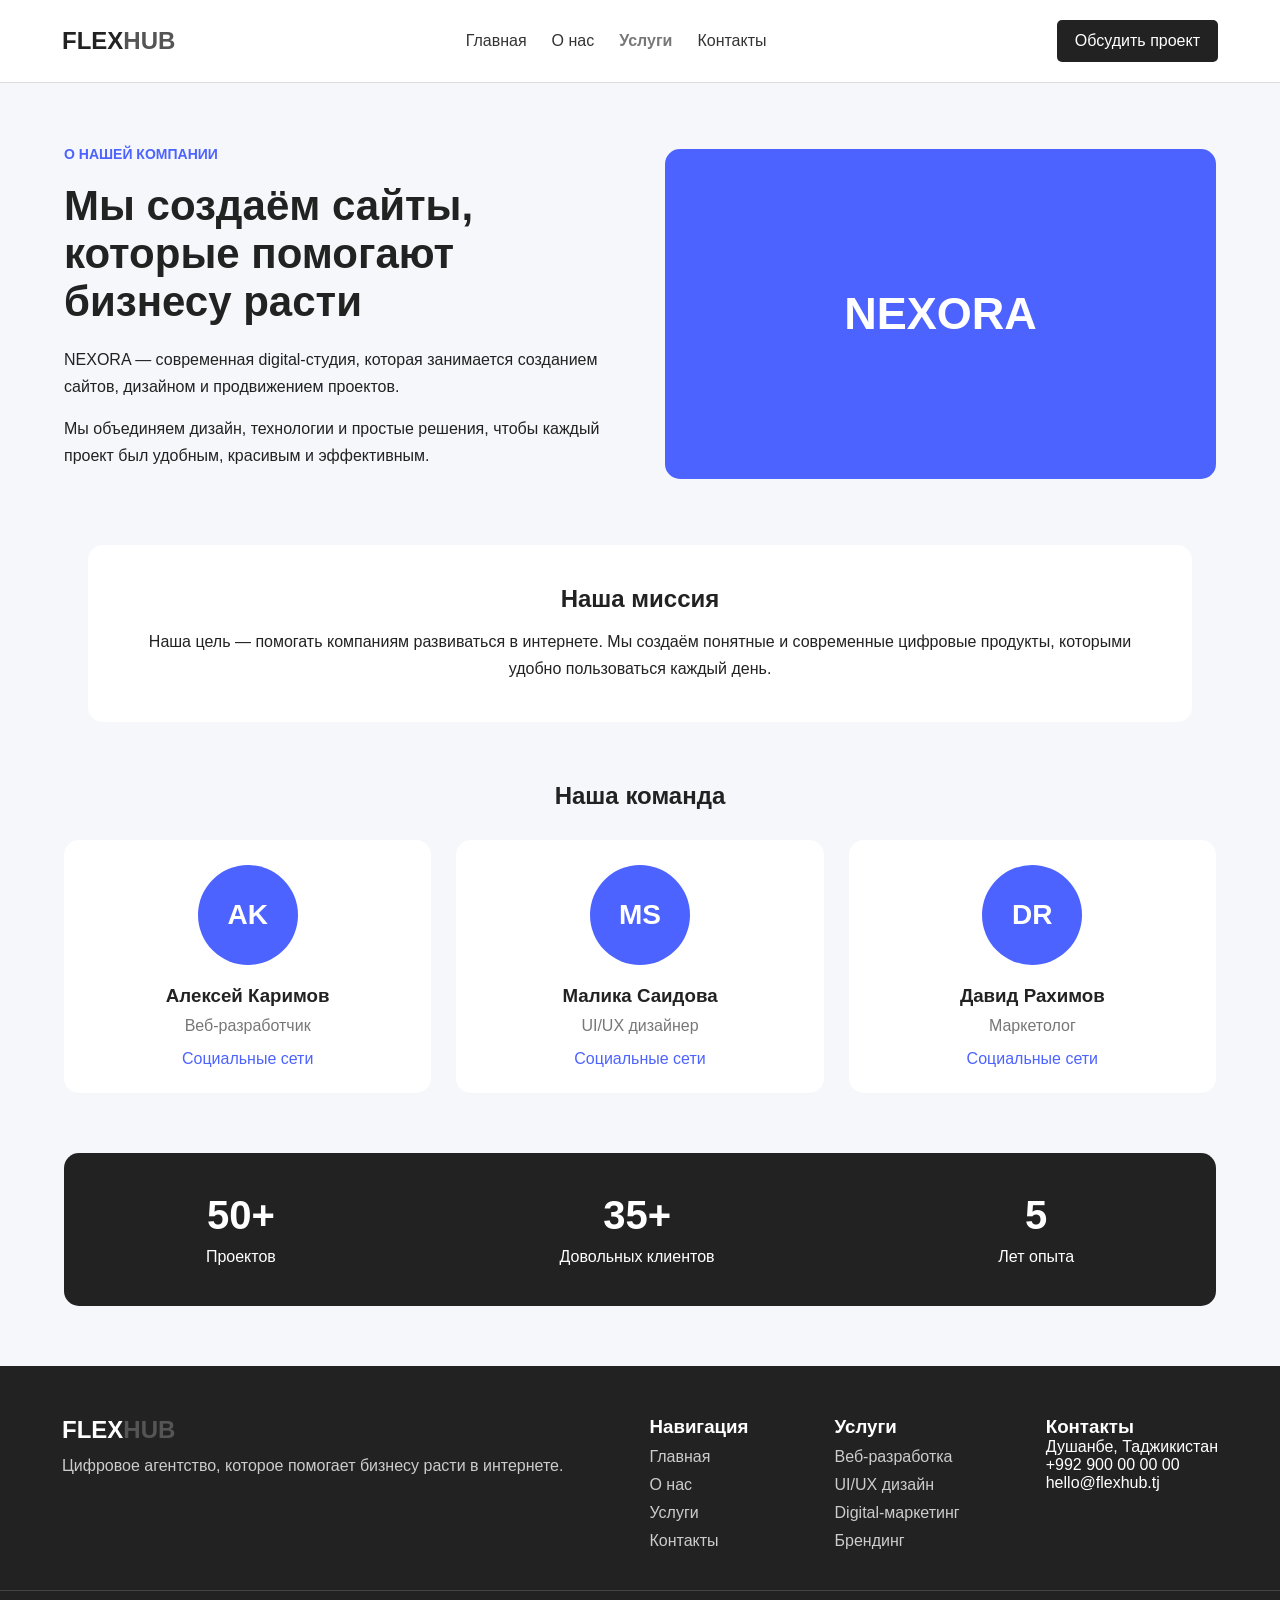
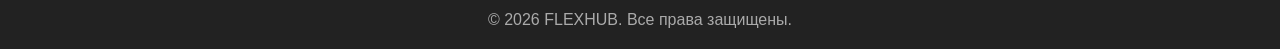
<file: about.html>
<!DOCTYPE html>
<html lang="ru">
<head>
    <meta charset="UTF-8">
    <meta name="viewport" content="width=device-width, initial-scale=1.0">
    <title>NEXORA — О нас</title>
    <link rel="stylesheet" href="about.css">
</head>
<body>
    <header class="header">

        <div class="container">

            <a href="index.html" class="logo">
                FLEX<span>HUB</span>
            </a>

            <nav class="navigation">

                <a href="index.html">Главная</a>

                <a href="about.html">О нас</a>

                <a href="services.html" class="active">Услуги</a>

                <a href="contacts.html">Контакты</a>

            </nav>

            <a href="contacts.html" class="header-button">
                Обсудить проект
            </a>

        </div>

    </header>

<main>
    <section class="about-top">
        <div class="about-text">
            <p class="small-title">О НАШЕЙ КОМПАНИИ</p>
            <h1>Мы создаём сайты, которые помогают бизнесу расти</h1>
            <p>
                NEXORA — современная digital-студия, которая занимается
                созданием сайтов, дизайном и продвижением проектов.
            </p>
            <p>
                Мы объединяем дизайн, технологии и простые решения,
                чтобы каждый проект был удобным, красивым и эффективным.
            </p>
        </div>
        <div class="about-photo">
            <div class="photo-box">
                NEXORA
            </div>
        </div>
    </section>
    <section class="mission">
        <h2>Наша миссия</h2>
        <p>
            Наша цель — помогать компаниям развиваться в интернете.
            Мы создаём понятные и современные цифровые продукты,
            которыми удобно пользоваться каждый день.
        </p>
    </section>
    <section class="team">
        <h2>Наша команда</h2>
        <div class="team-list">
            <article class="person">
                <div class="person-photo">AK</div>
                <h3>Алексей Каримов</h3>
                <p>Веб-разработчик</p>
                <a href="#">Социальные сети</a>
            </article>
            <article class="person">
                <div class="person-photo">MS</div>
                <h3>Малика Саидова</h3>
                <p>UI/UX дизайнер</p>
                <a href="#">Социальные сети</a>
            </article>
            <article class="person">
                <div class="person-photo">DR</div>
                <h3>Давид Рахимов</h3>
                <p>Маркетолог</p>
                <a href="#">Социальные сети</a>
            </article>
        </div>
    </section>
    <section class="stats">
        <div class="stat">
            <strong>50+</strong>
            <p>Проектов</p>
        </div>
        <div class="stat">
            <strong>35+</strong>
            <p>Довольных клиентов</p>
        </div>
        <div class="stat">
            <strong>5</strong>
            <p>Лет опыта</p>
        </div>
    </section>
</main>
<footer class="footer">
    <div class="container footer-content">
        <div class="footer-column">
            <a href="index.html" class="logo">
                FLEX<span>HUB</span>
            </a>
            <p>
                Цифровое агентство,
                которое помогает бизнесу
                расти в интернете.
            </p>
        </div>
        <div class="footer-column">
            <h3>
                Навигация
            </h3>
            <a href="index.html">
                Главная
            </a>
            <a href="about.html">
                О нас
            </a>
            <a href="services.html">
                Услуги
            </a>
            <a href="contacts.html">
                Контакты
            </a>
        </div>
        <div class="footer-column">
            <h3>
                Услуги
            </h3>
            <a href="services.html">
                Веб-разработка
            </a>
            <a href="services.html">
                UI/UX дизайн
            </a>
            <a href="services.html">
                Digital-маркетинг
            </a>
            <a href="services.html">
                Брендинг
            </a>
        </div>
        <div class="footer-column-contact">
            <h3>
                Контакты
            </h3>
            <p>
                Душанбе, Таджикистан
            </p>
            <p>
                +992 900 00 00 00
            </p>
            <p>
                hello@flexhub.tj
            </p>
        </div>
    </div>
    <div class="footer-bottom">
        <div class="container">
            <p>
                © 2026 FLEXHUB. Все права защищены.
            </p>
        </div>
    </div>
</footer>
</body>
</html>
</file>
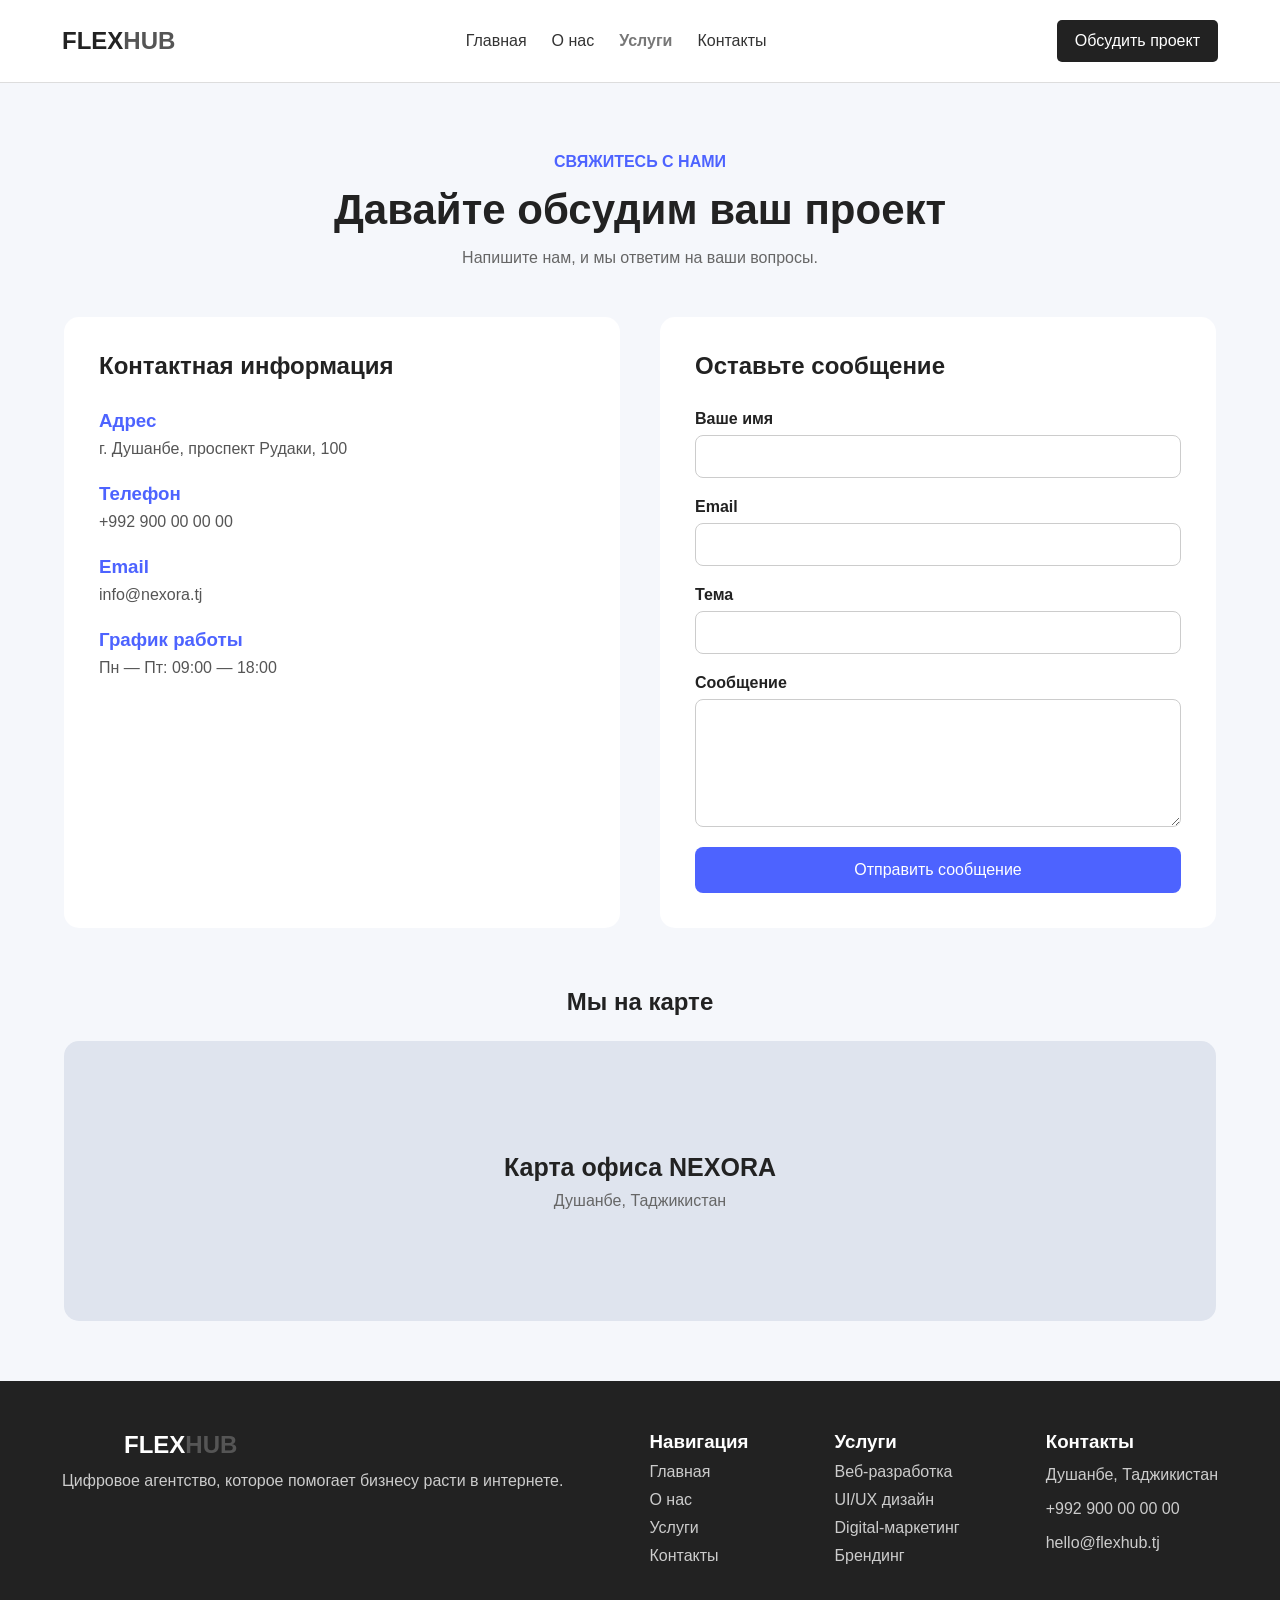
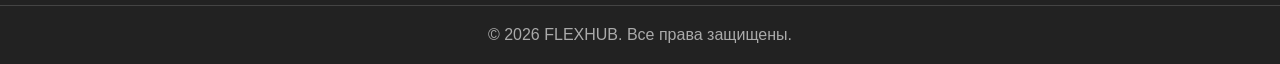
<file: contacts.html>
<!DOCTYPE html>
<html lang="ru">
<head>
    <meta charset="UTF-8">
    <meta name="viewport" content="width=device-width, initial-scale=1.0">
    <title>NEXORA — Контакты</title>
    <link rel="stylesheet" href="contacts.css">
</head>
<body>
    <header class="header">

        <div class="container">

            <a href="index.html" class="logo">
                FLEX<span>HUB</span>
            </a>

            <nav class="navigation">

                <a href="index.html">Главная</a>

                <a href="about.html">О нас</a>

                <a href="services.html" class="active">Услуги</a>

                <a href="contacts.html">Контакты</a>

            </nav>

            <a href="contacts.html" class="header-button">
                Обсудить проект
            </a>

        </div>

    </header>

<main>
    <section class="contact-intro">
        <p>СВЯЖИТЕСЬ С НАМИ</p>
        <h1>Давайте обсудим ваш проект</h1>
        <span>
            Напишите нам, и мы ответим на ваши вопросы.
        </span>
    </section>
    <section class="contact-section">
        <div class="contact-info">
            <h2>Контактная информация</h2>
            <div class="info">
                <h3>Адрес</h3>
                <p>г. Душанбе, проспект Рудаки, 100</p>
            </div>
            <div class="info">
                <h3>Телефон</h3>
                <p>+992 900 00 00 00</p>
            </div>
            <div class="info">
                <h3>Email</h3>
                <p>info@nexora.tj</p>
            </div>
            <div class="info">
                <h3>График работы</h3>
                <p>Пн — Пт: 09:00 — 18:00</p>
            </div>
        </div>
        <div class="contact-form">
            <h2>Оставьте сообщение</h2>
            <form>
                <label for="name">Ваше имя</label>
                <input type="text" id="name" name="name" required>
                <label for="email">Email</label>
                <input type="email" id="email" name="email" required>
                <label for="subject">Тема</label>
                <input type="text" id="subject" name="subject" required>
                <label for="message">Сообщение</label>
                <textarea id="message" name="message" rows="6" required></textarea>
                <button type="submit">Отправить сообщение</button>
            </form>
        </div>
    </section>
    <section class="map">
        <h2>Мы на карте</h2>
        <div class="map-box">
            <p>Карта офиса NEXORA</p>
            <span>Душанбе, Таджикистан</span>
        </div>
    </section>
</main>
<footer class="footer">
    <div class="container footer-content">
        <div class="footer-column">
            <a href="index.html" class="logo">
                FLEX<span>HUB</span>
            </a>
            <p>
                Цифровое агентство,
                которое помогает бизнесу
                расти в интернете.
            </p>
        </div>
        <div class="footer-column">
            <h3>
                Навигация
            </h3>
            <a href="index.html">
                Главная
            </a>
            <a href="about.html">
                О нас
            </a>
            <a href="services.html">
                Услуги
            </a>
            <a href="contacts.html">
                Контакты
            </a>
        </div>
        <div class="footer-column">
            <h3>
                Услуги
            </h3>
            <a href="services.html">
                Веб-разработка
            </a>
            <a href="services.html">
                UI/UX дизайн
            </a>
            <a href="services.html">
                Digital-маркетинг
            </a>
            <a href="services.html">
                Брендинг
            </a>
        </div>
        <div class="footer-column">
            <h3>
                Контакты
            </h3>
            <p>
                Душанбе, Таджикистан
            </p>
            <p>
                +992 900 00 00 00
            </p>
            <p>
                hello@flexhub.tj
            </p>
        </div>
    </div>
    <div class="footer-bottom">
        <div class="container">
            <p>
                © 2026 FLEXHUB. Все права защищены.
            </p>
        </div>
    </div>
</footer>
</body>
</html>
</file>
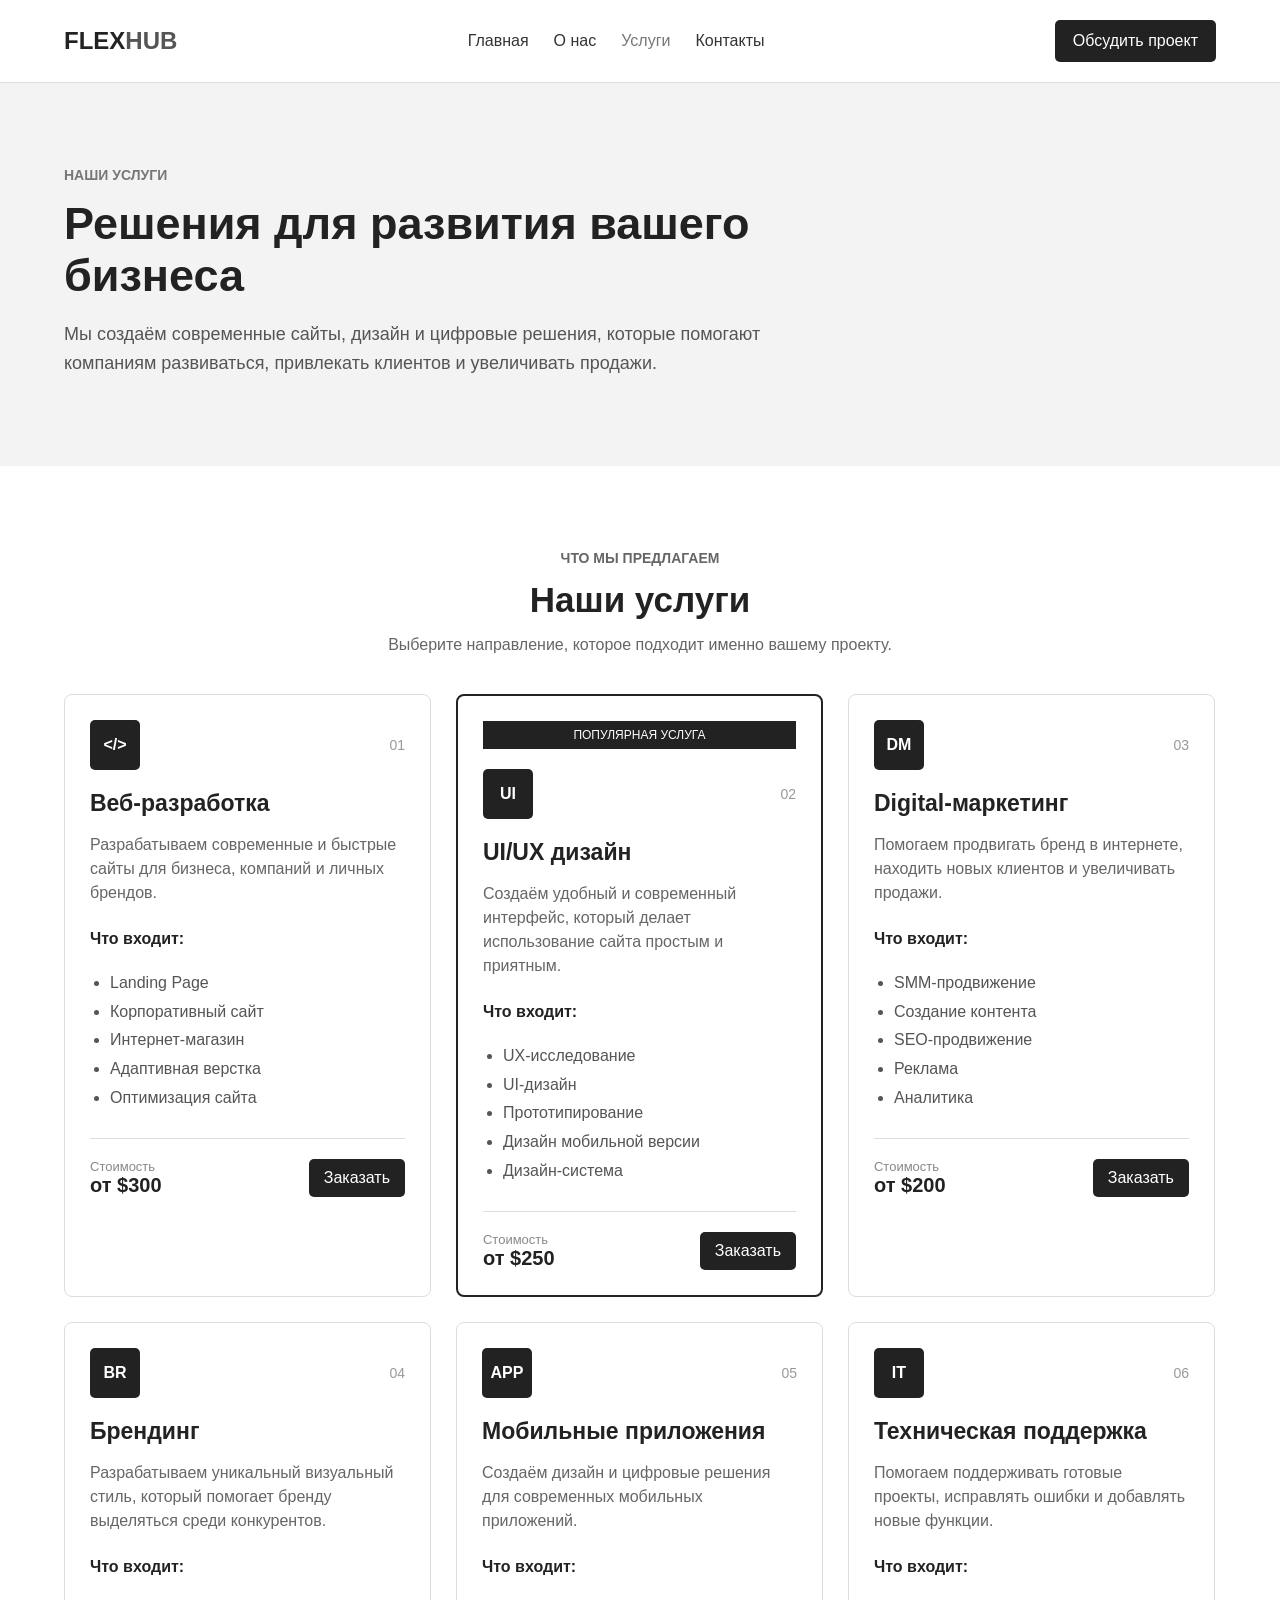
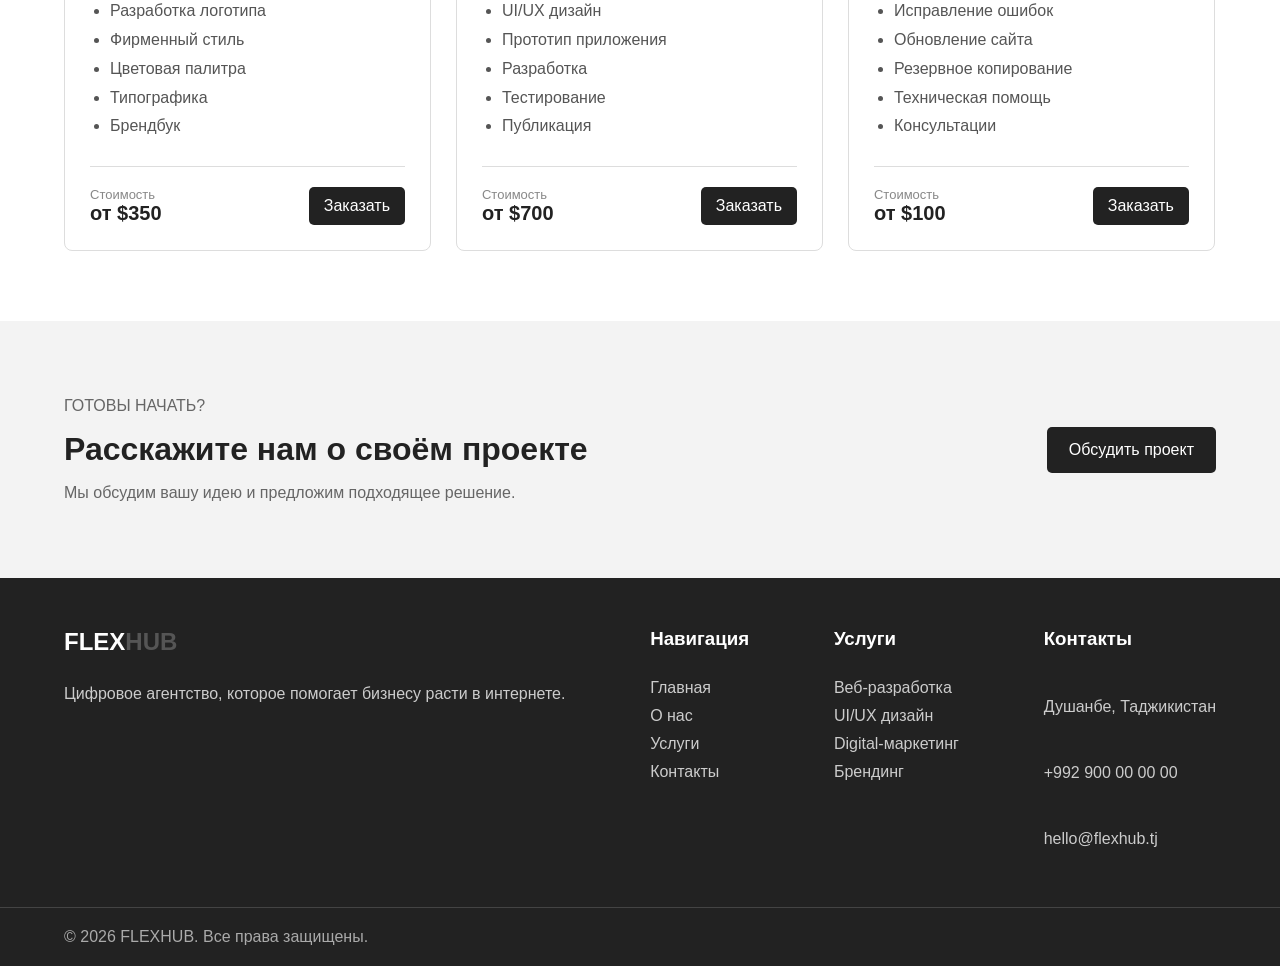
<file: services.html>
<!DOCTYPE html>
<html lang="ru">

<head>
    <meta charset="UTF-8">
    <meta name="viewport" content="width=device-width, initial-scale=1.0">

    <title>Услуги | FLEXHUB</title>

    <link rel="stylesheet" href="services.css">
</head>

<body>

    <header class="header">

        <div class="container">

            <a href="index.html" class="logo">
                FLEX<span>HUB</span>
            </a>

            <nav class="navigation">

                <a href="index.html">Главная</a>

                <a href="about.html">О нас</a>

                <a href="services.html" class="active">Услуги</a>

                <a href="contacts.html">Контакты</a>

            </nav>

            <a href="contacts.html" class="header-button">
                Обсудить проект
            </a>

        </div>

    </header>


    <main>

        <section class="services-hero">

            <div class="container">

                <div class="hero-content">

                    <p class="hero-label">
                        НАШИ УСЛУГИ
                    </p>

                    <h1>
                        Решения для развития
                        вашего бизнеса
                    </h1>

                    <p class="hero-description">
                        Мы создаём современные сайты, дизайн и цифровые
                        решения, которые помогают компаниям развиваться,
                        привлекать клиентов и увеличивать продажи.
                    </p>

                </div>

            </div>

        </section>


        <section class="services-section">

            <div class="container">

                <div class="section-heading">

                    <p class="section-label">
                        ЧТО МЫ ПРЕДЛАГАЕМ
                    </p>

                    <h2>
                        Наши услуги
                    </h2>

                    <p>
                        Выберите направление, которое подходит
                        именно вашему проекту.
                    </p>

                </div>


                <div class="services-list">


                    <article class="service-card">

                        <div class="service-top">

                            <div class="service-icon">
                                &lt;/&gt;
                            </div>

                            <span class="service-number">
                                01
                            </span>

                        </div>

                        <h3>
                            Веб-разработка
                        </h3>

                        <p class="service-description">
                            Разрабатываем современные и быстрые сайты
                            для бизнеса, компаний и личных брендов.
                        </p>

                        <h4>
                            Что входит:
                        </h4>

                        <ul class="service-features">

                            <li>Landing Page</li>

                            <li>Корпоративный сайт</li>

                            <li>Интернет-магазин</li>

                            <li>Адаптивная верстка</li>

                            <li>Оптимизация сайта</li>

                        </ul>

                        <div class="service-footer">

                            <div class="service-price">

                                <span>
                                    Стоимость
                                </span>

                                <strong>
                                    от $300
                                </strong>

                            </div>

                            <a href="contacts.html" class="service-button">
                                Заказать
                            </a>

                        </div>

                    </article>


                    <article class="service-card featured">

                        <div class="popular">
                            ПОПУЛЯРНАЯ УСЛУГА </div>

                        <div class="service-top">

                            <div class="service-icon">
                                UI
                            </div>

                            <span class="service-number">
                                02
                            </span>

                        </div>

                        <h3>
                            UI/UX дизайн
                        </h3>

                        <p class="service-description">
                            Создаём удобный и современный интерфейс,
                            который делает использование сайта простым
                            и приятным.
                        </p>

                        <h4>
                            Что входит:
                        </h4>

                        <ul class="service-features">

                            <li>UX-исследование</li>

                            <li>UI-дизайн</li>

                            <li>Прототипирование</li>

                            <li>Дизайн мобильной версии</li>

                            <li>Дизайн-система</li>

                        </ul>

                        <div class="service-footer">

                            <div class="service-price">

                                <span>
                                    Стоимость
                                </span>

                                <strong>
                                    от $250
                                </strong>

                            </div>

                            <a href="contacts.html" class="service-button">
                                Заказать
                            </a>

                        </div>

                    </article>


                    <article class="service-card">

                        <div class="service-top">

                            <div class="service-icon">
                                DM
                            </div>

                            <span class="service-number">
                                03
                            </span>

                        </div>

                        <h3>
                            Digital-маркетинг
                        </h3>

                        <p class="service-description">
                            Помогаем продвигать бренд в интернете,
                            находить новых клиентов и увеличивать
                            продажи.
                        </p>

                        <h4>
                            Что входит:
                        </h4>

                        <ul class="service-features">

                            <li>SMM-продвижение</li>

                            <li>Создание контента</li>

                            <li>SEO-продвижение</li>

                            <li>Реклама</li>

                            <li>Аналитика</li>

                        </ul>

                        <div class="service-footer">

                            <div class="service-price">

                                <span>
                                    Стоимость
                                </span>

                                <strong>
                                    от $200
                                </strong>

                            </div>

                            <a href="contacts.html" class="service-button">
                                Заказать
                            </a>

                        </div>

                    </article>


                    <article class="service-card">

                        <div class="service-top">

                            <div class="service-icon">
                                BR
                            </div>

                            <span class="service-number">
                                04
                            </span>

                        </div>

                        <h3>
                            Брендинг </h3>

                        <p class="service-description">
                            Разрабатываем уникальный визуальный стиль,
                            который помогает бренду выделяться
                            среди конкурентов.
                        </p>

                        <h4>
                            Что входит:
                        </h4>

                        <ul class="service-features">

                            <li>Разработка логотипа</li>

                            <li>Фирменный стиль</li>

                            <li>Цветовая палитра</li>

                            <li>Типографика</li>

                            <li>Брендбук</li>

                        </ul>

                        <div class="service-footer">

                            <div class="service-price">

                                <span>
                                    Стоимость
                                </span>

                                <strong>
                                    от $350
                                </strong>

                            </div>

                            <a href="contacts.html" class="service-button">
                                Заказать
                            </a>

                        </div>

                    </article>


                    <article class="service-card">

                        <div class="service-top">

                            <div class="service-icon">
                                APP
                            </div>

                            <span class="service-number">
                                05
                            </span>

                        </div>

                        <h3>
                            Мобильные приложения
                        </h3>

                        <p class="service-description">
                            Создаём дизайн и цифровые решения
                            для современных мобильных приложений.
                        </p>

                        <h4>
                            Что входит:
                        </h4>

                        <ul class="service-features">

                            <li>UI/UX дизайн</li>

                            <li>Прототип приложения</li>

                            <li>Разработка</li>

                            <li>Тестирование</li>

                            <li>Публикация</li>

                        </ul>

                        <div class="service-footer">

                            <div class="service-price">

                                <span>
                                    Стоимость
                                </span>

                                <strong>
                                    от $700
                                </strong>

                            </div>

                            <a href="contacts.html" class="service-button">
                                Заказать
                            </a>

                        </div>

                    </article>


                    <article class="service-card">

                        <div class="service-top">

                            <div class="service-icon">
                                IT
                            </div>

                            <span class="service-number">
                                06
                            </span>

                        </div>

                        <h3>
                            Техническая поддержка
                        </h3>

                        <p class="service-description">
                            Помогаем поддерживать готовые проекты,
                            исправлять ошибки и добавлять новые функции.
                        </p>

                        <h4>
                            Что входит:
                        </h4>

                        <ul class="service-features">

                            <li>Исправление ошибок</li> <li>Обновление сайта</li>

                            <li>Резервное копирование</li>

                            <li>Техническая помощь</li>

                            <li>Консультации</li>

                        </ul>

                        <div class="service-footer">

                            <div class="service-price">

                                <span>
                                    Стоимость
                                </span>

                                <strong>
                                    от $100
                                </strong>

                            </div>

                            <a href="contacts.html" class="service-button">
                                Заказать
                            </a>

                        </div>

                    </article>

                </div>

            </div>

        </section>


        <section class="cta-section">
            <div class="container">
                <div class="cta-content">
                    <div>
                        <p>
                            ГОТОВЫ НАЧАТЬ?
                        </p>
                        <h2>
                            Расскажите нам о своём проекте
                        </h2>
                        <p>
                            Мы обсудим вашу идею и предложим
                            подходящее решение.
                        </p>
                    </div>
                    <a href="contacts.html" class="cta-button">
                        Обсудить проект
                    </a>
                </div>
            </div>
        </section>
    </main>
    <footer class="footer">
        <div class="container footer-content">
            <div class="footer-column">
                <a href="index.html" class="logo">
                    FLEX<span>HUB</span>
                </a>
                <p>
                    Цифровое агентство,
                    которое помогает бизнесу
                    расти в интернете.
                </p>
            </div>
            <div class="footer-column">
                <h3>
                    Навигация
                </h3>
                <a href="index.html">
                    Главная
                </a>
                <a href="about.html">
                    О нас
                </a>
                <a href="services.html">
                    Услуги
                </a>
                <a href="contacts.html">
                    Контакты
                </a>
            </div>
            <div class="footer-column">
                <h3>
                    Услуги
                </h3>
                <a href="services.html">
                    Веб-разработка
                </a>
                <a href="services.html">
                    UI/UX дизайн
                </a>
                <a href="services.html">
                    Digital-маркетинг
                </a>
                <a href="services.html">
                    Брендинг
                </a>
            </div>
            <div class="footer-column">
                <h3>
                    Контакты
                </h3>
                <p>
                    Душанбе, Таджикистан
                </p>
                <p>
                    +992 900 00 00 00
                </p>
                <p>
                    hello@flexhub.tj
                </p>
            </div>
        </div>
        <div class="footer-bottom">
            <div class="container">
                <p>
                    © 2026 FLEXHUB. Все права защищены.
                </p>
            </div>
        </div>
    </footer>
</body>
</html>
</file>
<file: about.css>
* {
    margin: 0;
    padding: 0;
}
body {
    font-family: Arial, sans-serif;
    background: #f5f7fb;
    color: #222;
}
.header {
    background: #fff;
    border-bottom: 1px solid #ddd;
    padding: 20px 0;
}

.header .container {
    display: flex;
    align-items: center;
    justify-content: space-between;
}

.logo {
    text-decoration: none;
    color: #222;
    font-size: 24px;
    font-weight: bold;
    padding-left: 62px;
}

.logo span {
    color: #555;
}

.navigation {
    display: flex;
    gap: 25px;
}

.navigation a {
    text-decoration: none;
    color: #333;
}

.navigation a:hover,
.navigation .active {
    color: #777;
}

.header-button {
    text-decoration: none;
    color: white;
    background: #222;
    padding: 12px 18px;
    border-radius: 5px;
    margin-right: 62px;
}

.header-button:hover {
    background: #555;
}


nav a:hover {
    color: #4d63ff;
}
nav .active {
    color: #4d63ff;
    font-weight: bold;
}
.about-top {
    width: 90%;
    margin: 60px auto;
    display: flex;
    gap: 50px;
    align-items: center;
}
.about-text {
    width: 50%;
}
.small-title {
    color: #4d63ff;
    font-size: 14px;
    font-weight: bold;
    margin-bottom: 15px;
}
.about-text h1 {
    font-size: 42px;
    margin-bottom: 20px;
}
.about-text p {
    line-height: 1.7;
    margin-bottom: 15px;
}
.about-photo {
    width: 50%;
}
.photo-box {
    height: 330px;
    background: #4d63ff;
    color: white;
    display: flex;
    justify-content: center;
    align-items: center;
    font-size: 45px;
    font-weight: bold;
    border-radius: 15px;
}
.mission {
    width: 80%;
    margin: 60px auto;
    text-align: center;
    background: white;
    padding: 40px;
    border-radius: 15px;
}
.mission h2 {
    margin-bottom: 15px;
}
.mission p {
    line-height: 1.7;
}
.team {
    width: 90%;
    margin: 60px auto;
    text-align: center;
}
.team h2 {
    margin-bottom: 30px;
}
.team-list {
    display: flex;
    justify-content: center;
    gap: 25px;
}
.person {
    width: 30%;
    background: white;
    padding: 25px;
    border-radius: 15px;
    transition: 0.3s;
}
.person:hover {
    transform: translateY(-8px);
    box-shadow: 0 10px 25px #ccc;
}
.person-photo {
    width: 100px;
    height: 100px;
    margin: 0 auto 20px;
    border-radius: 50%;
    background: #4d63ff;
    color: white;
    display: flex;
    justify-content: center;
    align-items: center;
    font-size: 28px;
    font-weight: bold;
}
.person h3 {
    margin-bottom: 10px;
}
.person p {
    color: #777;
    margin-bottom: 15px;
}
.person a {
    color: #4d63ff;
    text-decoration: none;
}
.stats {
    width: 90%;
    margin: 60px auto;
    display: flex;
    justify-content: space-around;
    background: #222;
    color: white;
    padding: 40px 0;
    border-radius: 15px;
}
.stat {
    text-align: center;
}
.stat strong {
    display: block;
    font-size: 40px;
    margin-bottom: 10px;
}


.footer {
    background: #222;
    color: white;
    padding-top: 50px;
}

.footer-content {
    display: flex;
    justify-content: space-between;
    gap: 30px;
    padding-bottom: 40px;

}

.footer-column {
    display: flex;
    flex-direction: column;
    gap: 10px;
}

.footer-column .logo {
    color: white;
}

.footer-column p {
    color: #ccc;
    line-height: 1.5;
    padding-left: 62px;
}

.footer-column h3 {
    margin-top: 0;
}

.footer-column a {
    text-decoration: none;
    color: #ccc;
}

.footer-column a:hover {
    color: white;
}

.footer-bottom {
    border-top: 1px solid #444; padding: 20px 0;
}

.footer-bottom p {
    margin: 0;
    color: #aaa;
    text-align: center;
}


.footer-column {
    margin:0;
    padding: 0;
}

.footer-column-contact {
    padding-right: 62px;
}




@media (max-width: 700px) {
    .header .container {
        display: flex;
        padding: 0;
        margin: 0%;
        gap: 48px;
    }
    
    .header {
        justify-content: space-between;
        gap: 32px;
    }
    .navigation {
        display: none;
    }
    .about-top {
        flex-direction: column;
    }
    .about-text,
    .about-photo {
        width: 100%;
    }
    .about-text h1 {
        font-size: 32px;
    }
    .team-list {
        flex-direction: column;
    }
    .person {
        width: auto;
    }
    .stats {
        flex-direction: column;
        gap: 30px;
    }
    .footer {
        flex-direction: column;
        gap: 20px;
        text-align: center;
    }
    .footer-links {
        flex-wrap: wrap;
        justify-content: center;
    }
    .footer-content {
        flex-direction: column;
        justify-content: center;
        align-items: center;
    }

    .footer-column-contact {
        text-align: center;
        padding-right: 0;
    }
}
</file>
<file: contacts.css>
* {
    margin: 0;
    padding: 0;
}
body {
    font-family: Arial, sans-serif;
    background: #f5f7fb;
    color: #222;
}

.header {
    background: #fff;
    border-bottom: 1px solid #ddd;
    padding: 20px 0;
}

.header .container {
    display: flex;
    align-items: center;
    justify-content: space-between;
}

.logo {
    text-decoration: none;
    color: #222;
    font-size: 24px;
    font-weight: bold;
    padding-left: 62px;
}

.logo span {
    color: #555;
}

.navigation {
    display: flex;
    gap: 25px;
}

.navigation a {
    text-decoration: none;
    color: #333;
}

.navigation a:hover,
.navigation .active {
    color: #777;
}

.header-button {
    text-decoration: none;
    color: white;
    background: #222;
    padding: 12px 18px;
    border-radius: 5px;
    margin-right: 62px;
}

.header-button:hover {
    background: #555;
}


nav a:hover {
    color: #4d63ff;
}
nav .active {
    color: #4d63ff;
    font-weight: bold;
}


.contact-intro {
    width: 80%;
    margin: 70px auto 50px;
    text-align: center;
}
.contact-intro p {
    color: #4d63ff;
    font-weight: bold;
    margin-bottom: 15px;
}
.contact-intro h1 {
    font-size: 42px;
    margin-bottom: 15px;
}
.contact-intro span {
    color: #666;
}
.contact-section {
    width: 90%;
    margin: auto;
    display: flex;
    gap: 40px;
}
.contact-info,
.contact-form {
    width: 50%;
    background: white;
    padding: 35px;
    border-radius: 15px;
}
.contact-info h2,
.contact-form h2 {
    margin-bottom: 30px;
}
.info {
    margin-bottom: 25px;
}
.info h3 {
    color: #4d63ff;
    margin-bottom: 8px;
}
.info p {
    color: #555;
}
form {
    display: flex;
    flex-direction: column;
}
label {
    margin-bottom: 7px;
    font-weight: bold;
}
input,
textarea {
    padding: 12px;
    margin-bottom: 20px;
    border: 1px solid #ccc;
    border-radius: 8px;
    font-family: Arial, sans-serif;
    font-size: 15px;
}
input:focus,
textarea:focus {
    outline: none;
    border-color: #4d63ff;
}
button {
    padding: 14px;
    border: none;
    border-radius: 8px;
    background: #4d63ff;
    color: white;
    font-size: 16px;
    cursor: pointer;
    transition: 0.3s;
}
button:hover {
    transform: scale(1.03);
    background: #354bd4;
}
.map {
    width: 90%;
    margin: 60px auto;
    text-align: center;
}
.map h2 {
    margin-bottom: 25px;
}
.map-box {
    height: 280px;
    border-radius: 15px;
    background: #dfe4ee;
    display: flex;
    flex-direction: column;
    justify-content: center;
    align-items: center;
}
.map-box p {
    font-size: 25px;
    font-weight: bold;
    margin-bottom: 10px;
}
.map-box span {
    color: #666;
}


.footer {
    background: #222;
    color: white;
    padding-top: 50px;
}

.footer-content {
    display: flex;
    justify-content: space-between;
    gap: 30px;
    padding-bottom: 40px;
    margin-left: 62px;
    margin-right: 62px;
}

.footer-column {
    display: flex;
    flex-direction: column;
    gap: 10px;
}

.footer-column .logo {
    color: white;
}

.footer-column p {
    color: #ccc;
    line-height: 1.5;
}

.footer-column h3 {
    margin-top: 0;
}

.footer-column a {
    text-decoration: none;
    color: #ccc;
}

.footer-column a:hover {
    color: white;
}

.footer-bottom {
    border-top: 1px solid #444; padding: 20px 0;
}

.footer-bottom p {
    margin: 0;
    color: #aaa;
    text-align: center;
}




@media (max-width: 700px) {
    .header .container {
        flex-direction: row;
        padding: 0%;
        margin: 0%;
        gap: 48px;
    }
    .header {
        flex-direction: column;
        gap: 20px;
    }
    .navigation {
        display: none;
    }
    nav {
        gap: 12px;
        flex-wrap: wrap;
        justify-content: center;
    }
    .contact-intro h1 {
        font-size: 32px;
    }
    .contact-section {
        flex-direction: column;
    }
    .contact-info,
    .contact-form {
        width: auto;
    }
    .footer {
        flex-direction: column;
        gap: 20px;
        text-align: center;
    }
    .footer-links {
        flex-wrap: wrap;
        justify-content: center;
    }
    .footer-content {
        display: flex;
        flex-direction: column;
    }
    .footer-column .logo {
        padding: 0%;
    }
}
</file>
<file: services.css>
* {
    box-sizing: border-box;
}

body {
    margin: 0;
    font-family: Arial, sans-serif;
    color: #222;
    background: #fff;
}

.container {
    width: 90%;
    max-width: 1200px;
    margin: 0 auto;
}

.header {
    background: #fff;
    border-bottom: 1px solid #ddd;
    padding: 20px 0;
}

.header .container {
    display: flex;
    align-items: center;
    justify-content: space-between;
}

.logo {
    text-decoration: none;
    color: #222;
    font-size: 24px;
    font-weight: bold;
}

.logo span {
    color: #555;
}

.navigation {
    display: flex;
    gap: 25px;
}

.navigation a {
    text-decoration: none;
    color: #333;
}

.navigation a:hover,
.navigation .active {
    color: #777;
}

.header-button {
    text-decoration: none;
    color: white;
    background: #222;
    padding: 12px 18px;
    border-radius: 5px;
}

.header-button:hover {
    background: #555;
}

.services-hero {
    background: #f3f3f3;
    padding: 70px 0;
}

.hero-content {
    max-width: 700px;
}

.hero-label,
.section-label {
    font-size: 14px;
    font-weight: bold;
    color: #777;
}

.hero-content h1 {
    font-size: 45px;
    margin: 15px 0;
}

.hero-description {
    font-size: 18px;
    line-height: 1.6;
    color: #555;
}

.services-section {
    padding: 70px 0;
}

.section-heading {
    text-align: center;
    margin-bottom: 40px;
}

.section-heading h2 {
    font-size: 35px;
    margin: 10px 0;
}

.section-heading p {
    color: #666;
}

.services-list {
    display: flex;
    flex-wrap: wrap;
    gap: 25px;
}

.service-card {
    width: calc(33.333% - 17px);
    border: 1px solid #ddd;
    padding: 25px;
    border-radius: 8px;
    background: white;
}

.service-card:hover {
    border-color: #999;
}

.service-card.featured {
    border: 2px solid #222;
}

.service-top {
    display: flex;
    justify-content: space-between;
    align-items: center;
}

.service-icon {
    width: 50px;
    height: 50px;
    background: #222;
    color: white;
    display: flex;
    align-items: center;
    justify-content: center;
    border-radius: 5px;
    font-weight: bold;
}

.service-number {
    color: #999;
    font-size: 14px;
}

.service-card h3 {
    font-size: 23px;
    margin: 20px 0 10px;
}

.service-description {
    color: #666;
    line-height: 1.5;
}

.service-card h4 {
    margin-top: 25px;
}

.service-features {
    padding-left: 20px;
    line-height: 1.8;
    color: #555;
}

.service-footer {
    display: flex;
    justify-content: space-between;
    align-items: center;
    margin-top: 25px;
    padding-top: 20px;
    border-top: 1px solid #ddd;
}

.service-price span {
    display: block;
    color: #888;
    font-size: 13px;
}

.service-price strong {
    font-size: 20px;
}

.service-button {
    text-decoration: none;
    background: #222;
    color: white;
    padding: 10px 15px;
    border-radius: 5px;
}

.service-button:hover {
    background: #555;
}

.popular {
    background: #222;
    color: white;
    padding: 7px;
    text-align: center;
    font-size: 12px;
    margin-bottom: 20px;
}

.cta-section {
    background: #f3f3f3;
    padding: 60px 0;
}

.cta-content {
    display: flex;
    justify-content: space-between;
    align-items: center;
}

.cta-content h2 {
    font-size: 32px;
    margin: 10px 0;
}

.cta-content p {
    color: #666;
}

.cta-button {
    text-decoration: none;
    background: #222;
    color: white;
    padding: 14px 22px;
    border-radius: 5px;
}

.cta-button:hover {
    background: #555;
}

.footer {
    background: #222;
    color: white;
    padding-top: 50px;
}

.footer-content {
    display: flex;
    justify-content: space-between;
    gap: 30px;
    padding-bottom: 40px;
}

.footer-column {
    display: flex;
    flex-direction: column;
    gap: 10px;
}

.footer-column .logo {
    color: white;
}

.footer-column p {
    color: #ccc;
    line-height: 1.5;
}

.footer-column h3 {
    margin-top: 0;
}

.footer-column a {
    text-decoration: none;
    color: #ccc;
}

.footer-column a:hover {
    color: white;
}

.footer-bottom {
    border-top: 1px solid #444; padding: 20px 0;
}

.footer-bottom p {
    margin: 0;
    color: #aaa;
}

@media (max-width: 800px) {

    .header .container {
        flex-direction: column;
        gap: 20px;
    }

    .navigation {
        flex-wrap: wrap;
        justify-content: center;
    }

    .hero-content h1 {
        font-size: 35px;
    }

    .service-card {
        width: 100%;
    }

    .cta-content {
        flex-direction: column;
        align-items: flex-start;
        gap: 25px;
    }

    .footer-content {
        flex-direction: column;
    }
}

@media (max-width: 500px) {

    .navigation {
        gap: 12px;
    }

    .header-button {
        width: 100%;
        text-align: center;
    }

    .hero-content h1 {
        font-size: 30px;
    }

    .section-heading h2 {
        font-size: 28px;
    }

    .service-footer {
        flex-direction: column;
        align-items: center;
        gap: 15px;
    }
}
</file>
